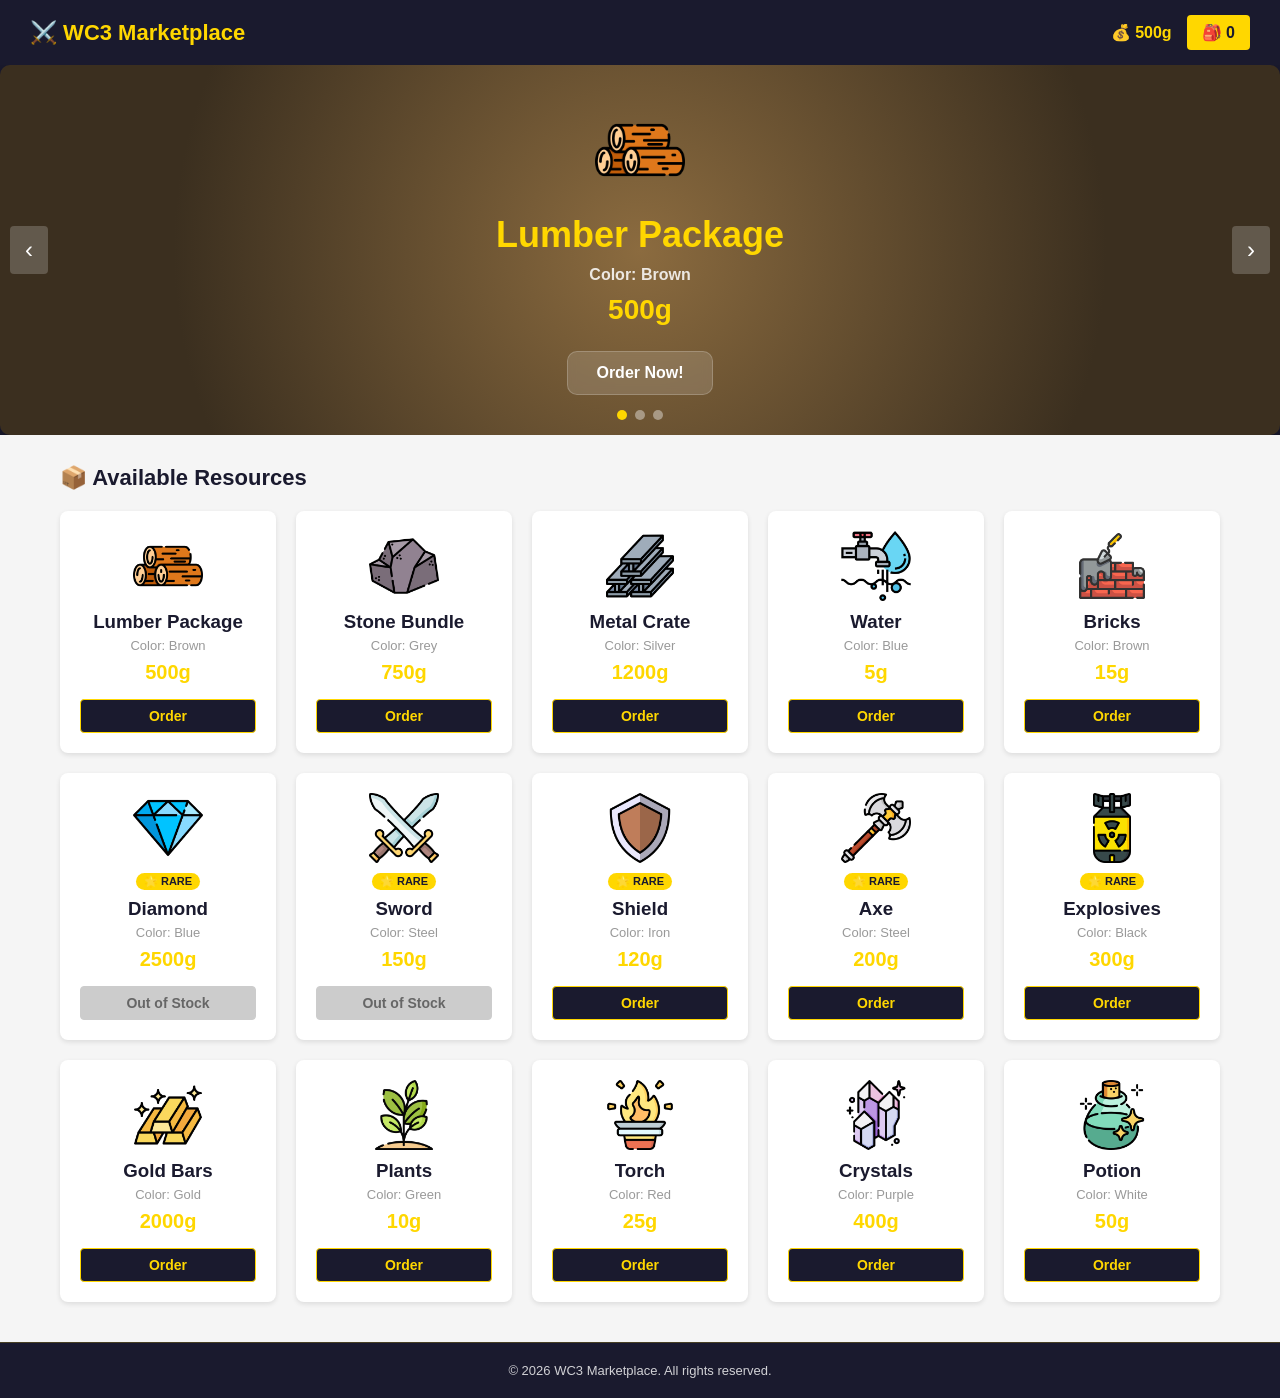
<file: FED Assessment/index.html>
<!DOCTYPE html>
<html lang="en">
    <head>
        <meta charset="UTF-8">
        <meta name="viewport" content="width=device-width, initial-scale=1.0">
        <title>WC3 Resource Marketplace</title>
        <link rel="stylesheet" href="style.css">
    </head>

    <body>
        <nav>
            <div id="nav-left">
                <h1>⚔️ WC3 Marketplace</h1>
            </div>
            <div id="nav-right">
                <span id="gold-display">💰 500g</span>
                <button id="cart-btn" onclick="toggleCart()">
                    🎒 <span id="cart-count">0</span>
                </button>
            </div>
        </nav>

        <section id="carousel">
            <button id="prev-btn" onclick="prevSlide()">&#8249;</button>

            <div class="slide active">
                <div class="slide-content">
                    <img src="images/lumber.png" class="slide-image" alt="Lumber Package">

                    <h2>Lumber Package</h2>
                    <p>Color: Brown</p>
                    <p class="slide-price">500g</p>

                    <button onclick="addToCart(1)">
                        Order Now!
                    </button>
                </div>
            </div>

            <div class="slide">
                <div class="slide-content">
                    <img src="images/stone.png" class="slide-image" alt="Stone Bundle">

                    <h2>Stone Bundle</h2>
                    <p>Color: Grey</p>
                    <p class="slide-price">750g</p>

                    <button onclick="addToCart(2)">
                        Order Now!
                    </button>
                </div>
            </div>

            <div class="slide">
                <div class="slide-content">
                    <img src="images/metal.png" class="slide-image" alt="Metal Crate">

                    <h2>Metal Crate</h2>
                    <p>Color: Silver</p>
                    <p class="slide-price">1200g</p>

                    <button onclick="addToCart(3)">
                        Order Now!
                    </button>
                </div>
            </div>

            <button id="next-btn" onclick="nextSlide()">&#8250;</button>

            <div id="carousel-dots">
                <span class="dot active" onclick="goToSlide(0)"></span>
                <span class="dot" onclick="goToSlide(1)"></span>
                <span class="dot" onclick="goToSlide(2)"></span>
            </div>
        </section>

        <section id="product-section">
            <h2>📦 Available Resources</h2>
            <div id="product-list"></div>
        </section>

        <div id="cart-modal" style="display:none">
            <div id="cart-content">
                <div id="cart-header">
                    <h2>🎒 Your Bag</h2>
                    <button id="close-cart" onclick="toggleCart()">✕</button>
                </div>

                <p>Number of items in cart: 
                    <span id="modal-count">0</span>
                </p>

                <div id="modal-items"></div>

                <div id="cart-footer">
                    <p>Total: <span id="modal-total">0g</span></p>
                    <button id="checkout-btn" onclick="checkout()">💰 Checkout</button>
                </div>
            </div>
        </div>

        <div id="overlay" style="display:none" onclick="toggleCart()"></div>

        <footer id="footer">
            <p>© 2026 WC3 Marketplace. All rights reserved.</p>
        </footer>

        <script src="script.js"></script>
    </body>
</html>
</file>
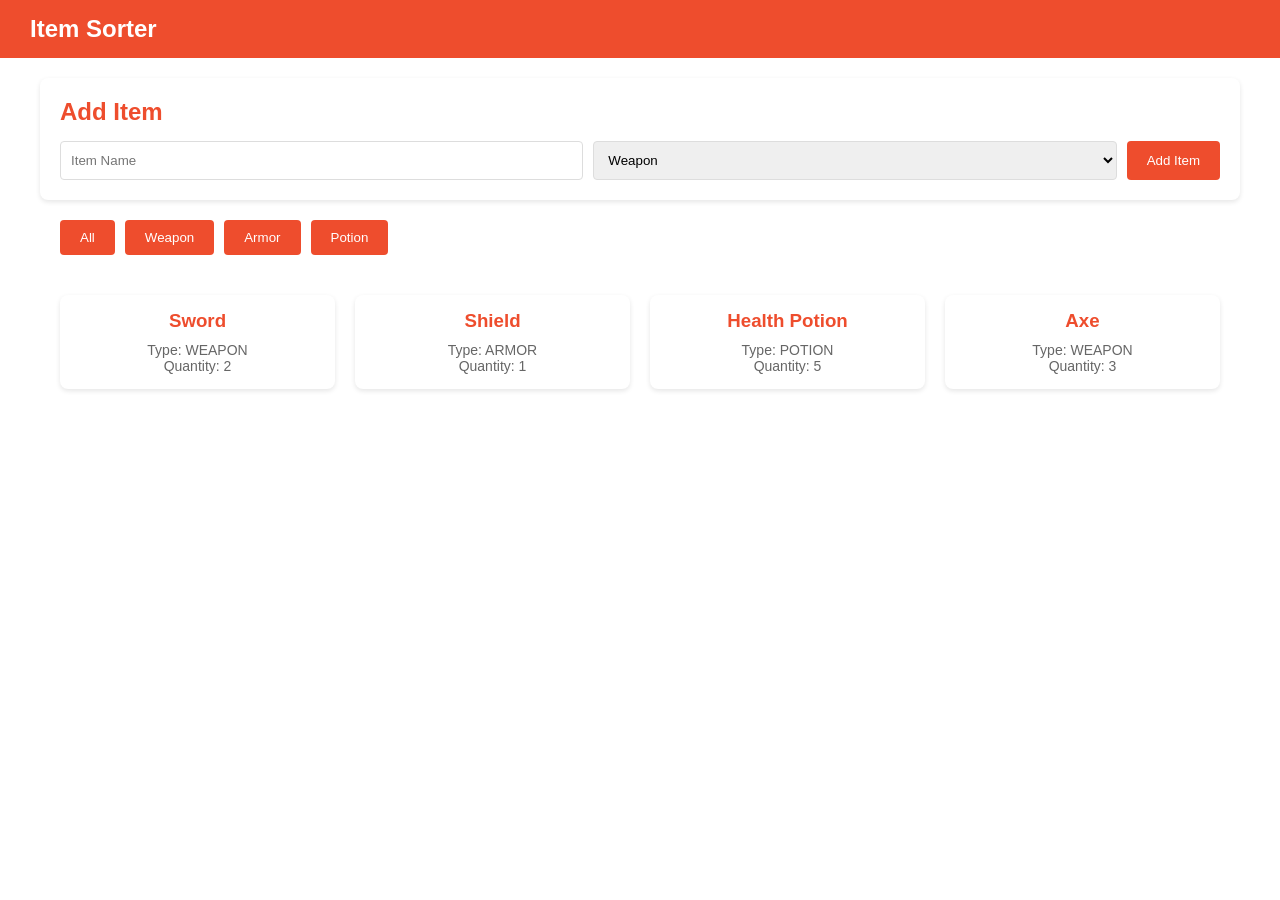
<file: FrontEndTestV0/index.html>
<!DOCTYPE html>
    <html lang="en">

    <head>
        <meta charset="UTF-8">
        <meta name="viewport" content="width=device-width, initial-scale=1.0">
        <title>HTML Test</title>
        <link rel="stylesheet" href="style.css">
    </head>

    <body>
        <nav>
            <h1>Item Sorter</h1>
        </nav>

        <section id="add-item-section">
            <h2>Add Item</h2>
            <form id="add-item-form">
                <input type="text" id="item-name" placeholder="Item Name">
                <select id="item-type">
                    <option value="WEAPON">Weapon</option>
                    <option value="ARMOR">Armor</option>
                    <option value="POTION">Potion</option>
                </select>
                <button type="submit">Add Item</button>
            </form>
        </section>

        <section id="filter-section">
            <button class="filter-btn" data-type="ALL">All</button>
            <button class="filter-btn" data-type="WEAPON">Weapon</button>
            <button class="filter-btn" data-type="ARMOR">Armor</button>
            <button class="filter-btn" data-type="POTION">Potion</button>
        </section>

        <section id="item-list">

        </section>

        <script src="script.js"></script>
    </body>
</html>
</file>
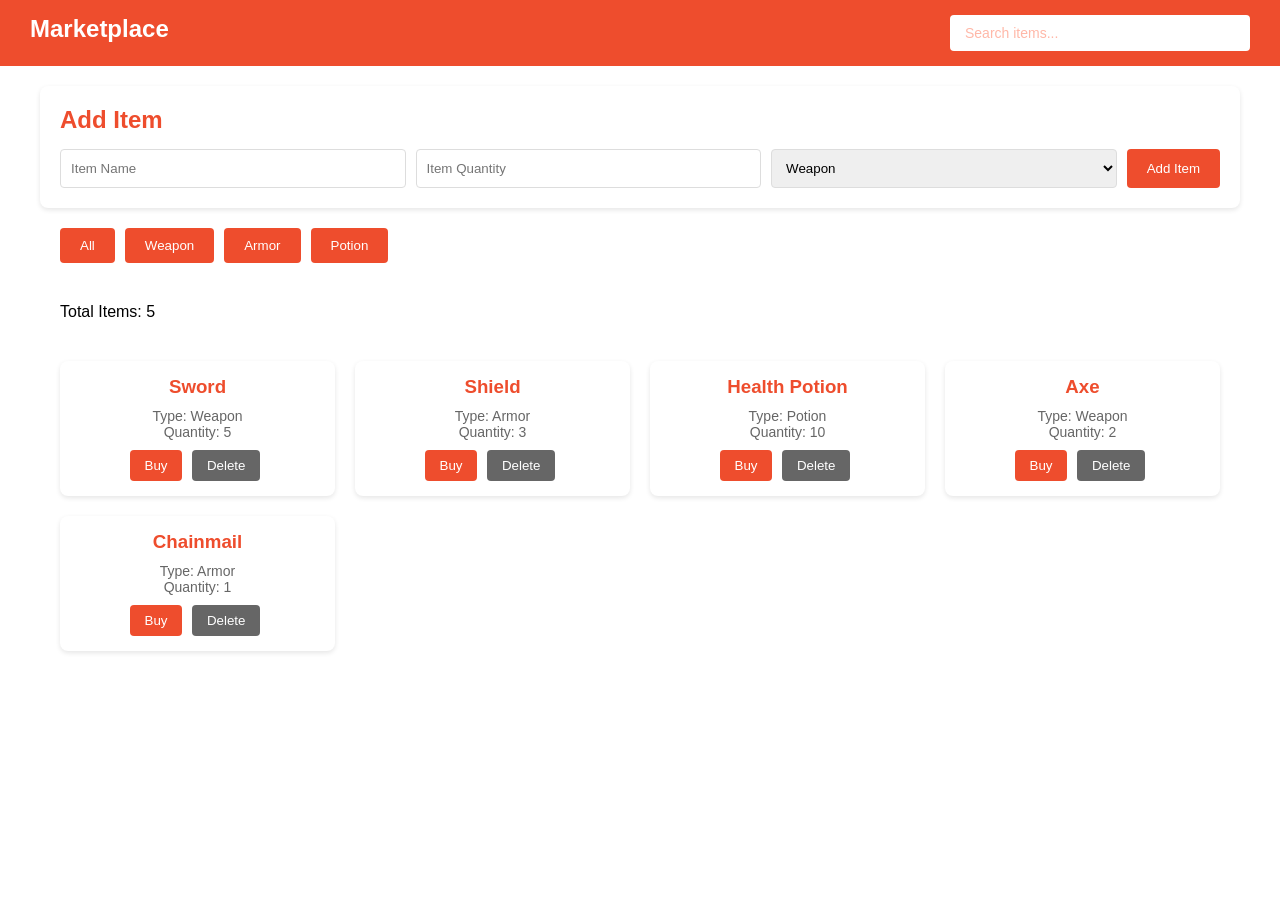
<file: FrontEndTestV1/index.html>
<!DOCTYPE html>
<html lang="en">
    <head>
        <meta charset="UTF-8">
        <meta name="viewport" content="width=device-width, initial-scale=1.0">
        <title>Marketplace</title>
        <link rel="stylesheet" href="style.css">
    </head>
    <body>

        <nav>
            <h1>Marketplace</h1>
            <input type="text" id="search-bar" placeholder="Search items...">
        </nav>

        <section id="add-item-section">
            <h2>Add Item</h2>
            <form id="add-item-form">
                <input type="text" id="item-name" placeholder="Item Name">
                <input type="number" id="item-quantity" placeholder="Item Quantity">
                <select id="item-type">
                    <option value="Weapon">Weapon</option>
                    <option value="Armor">Armor</option>
                    <option value="Potion">Potion</option>
                </select>
                <button type="submit">Add Item</button>
            </form>
        </section>

        <section id="filter-section">
            <button class="filter-btn" data-type="All">All</button>
            <button class="filter-btn" data-type="Weapon">Weapon</button>
            <button class="filter-btn" data-type="Armor">Armor</button>
            <button class="filter-btn" data-type="Potion">Potion</button>
        </section>

        <section id="count-section">
            <p>Total Items: <span id="item-count">0</span></p>
        </section>

        <section id="item-list">
            <p id="empty-message"></p>
        </section>
        
        <script src="script.js"></script>
    </body>
</html>
</file>
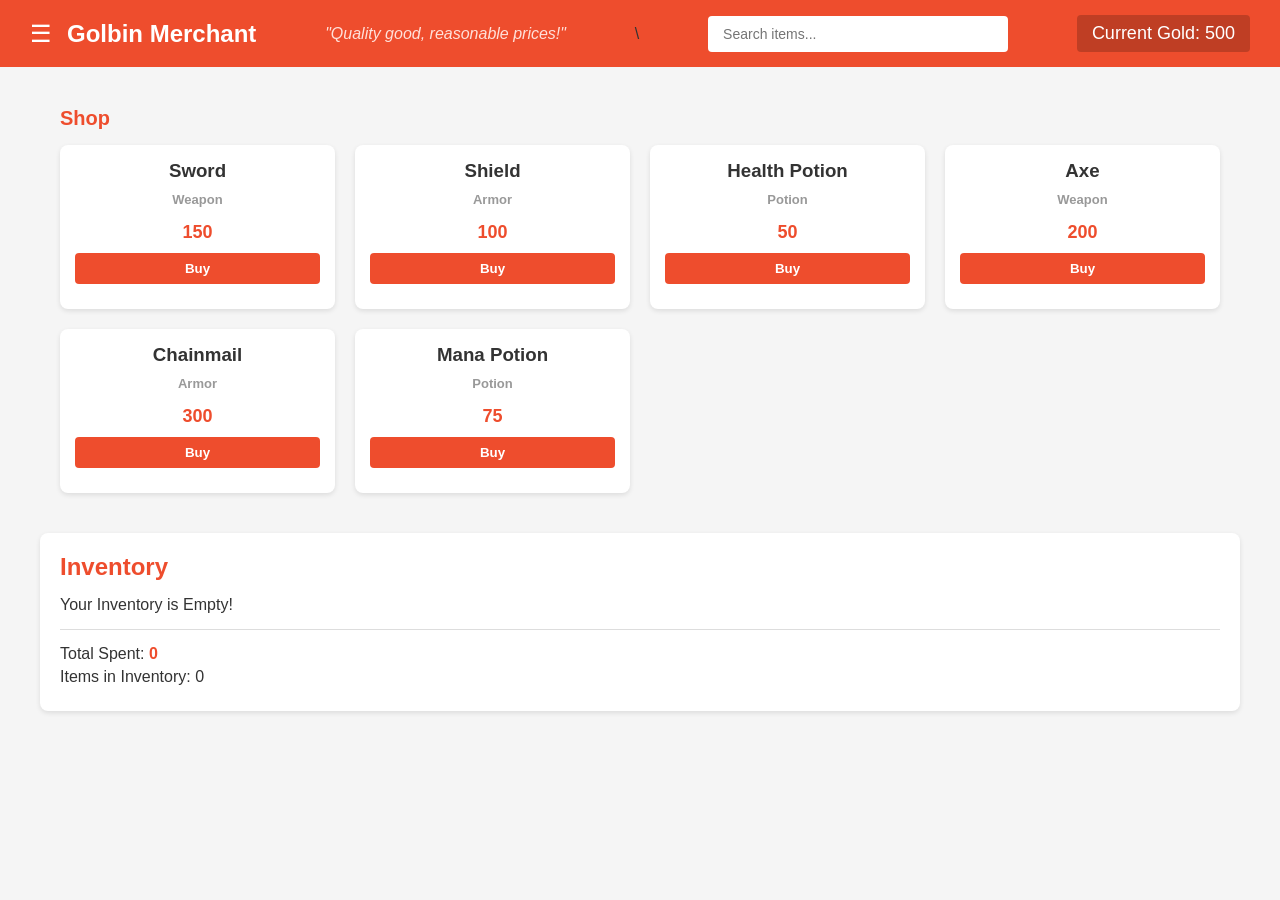
<file: FrontEndTestV2/index.html>
<!DOCTYPE html>
    <html lang="en">
        <head>
            <meta charset="UTF-8">
            <meta name="viewport" content="width=device-width, initial-scale=1.0">
            <title>Goblin Merchant</title>
            <link rel="stylesheet" href="style.css">
        </head>

    <body>
        
        <nav>
            <div id="nav-left">
                <button id="burger-btn">☰</button>
                <h1>Golbin Merchant</h1>
            </div>
            <p>"Quality good, reasonable prices!"</p>\
            <input type="text" id="search-bar" placeholder="Search items...">
            <span id="gold-display">Current Gold: 500</span>
        </nav>

        <div id="burger-menu">
            <ul>
                <li><a href="#">Home</a></li>
                <li><a href="#">Shop</a></li>
                <li><a href="#">Inventory</a></li>
                <li><a href="#">Search</a></li>
            </ul>
        </div>

        <section id="shop-section">
            <h2>Shop</h2>
            <div id="shop-items"></div>
        </section>

        <section id="inventory-section">
            <h2>Inventory</h2>
            <div id="inventory-items"></div>
            <div id="inventory-summary">
                <p>Total Spent: <span id="total-spent">0</span></p>
                <p>Items in Inventory: <span id="item-count">0</span></p>
            </div>
        </section>

        <script src="script.js"></script>
    </body>
</html>
</file>
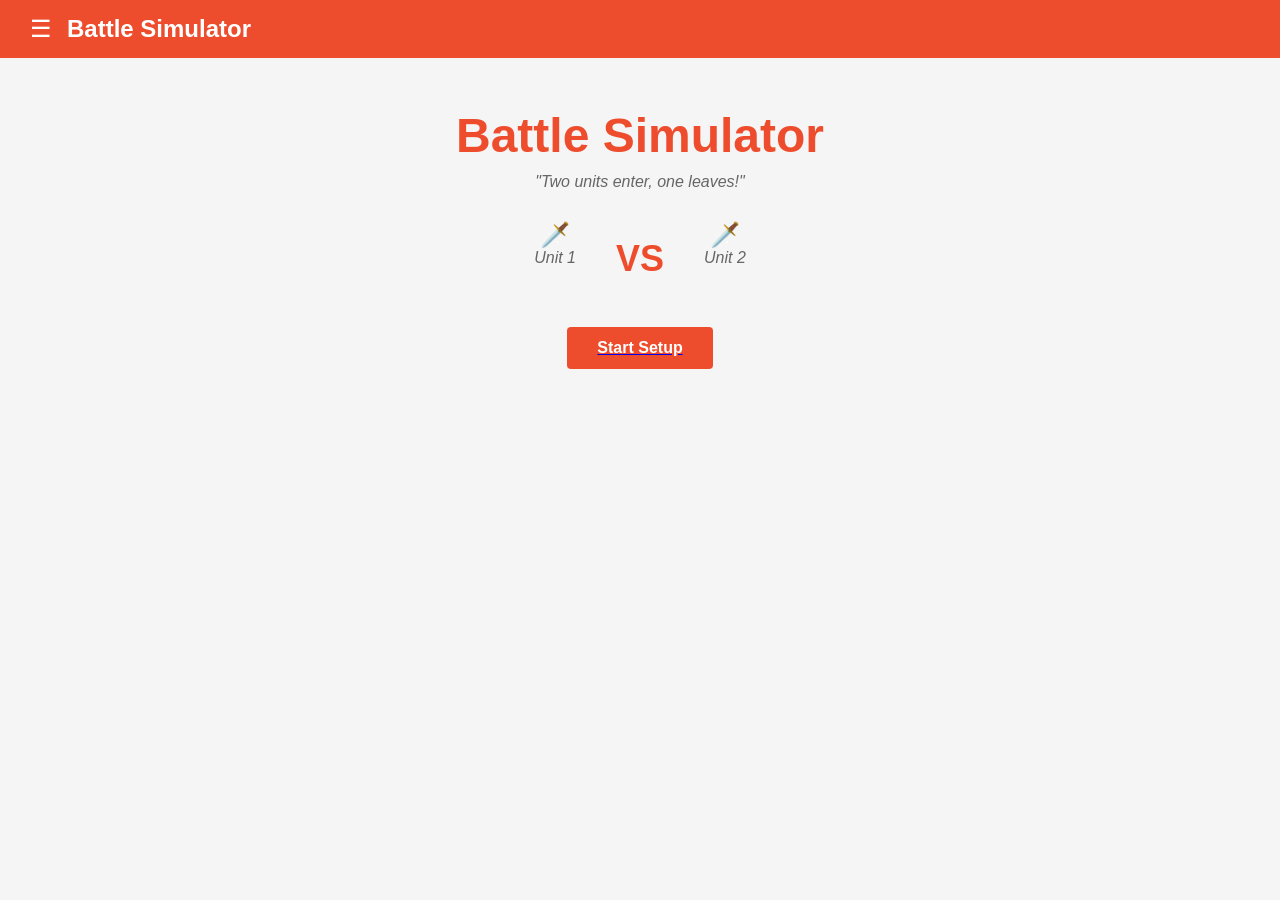
<file: FrontEndTestV3/index.html>
<!DOCTYPE html>
    <html lang="en">
    <head>
        <meta charset="UTF-8">
        <meta name="viewport" content="width=device-width, initial-scale=1.0">
        <title>Battle Simulator</title>
        <link rel="stylesheet" href="style.css">
    </head>

    <body>
        <nav>
            <div id="nav-left">
                <button id="burger-btn">☰</button>
                <h1>Battle Simulator</h1>
            </div>
        </nav>

        <div id="burger-menu">
            <ul>
                <li><a href="index.html">Home</a></li>
                <li><a href="./Setup/setup.html">Setup</a></li>
                <li><a href="./Battle/battle.html">Battle</a></li>
            </ul>
        </div>

        <main id="home-content">
            <h1>Battle Simulator</h1>
            <p>"Two units enter, one leaves!"</p>

            <div id="home-units">
                <div id="home-unit">
                    <h2>🗡️</h2>
                    <p>Unit 1</p>
                </div>
                
                <h2 id="vs-text">VS</h2>

                <div id="home-unit">
                    <h2>🗡️</h2>
                    <p>Unit 2</p>
                </div>
            </div>

            <a href="./Setup/setup.html">
                <button id="start-btn">Start Setup</button>
            </a>
        </main>

        <script src="script.js"></script>
    </body>
</html>
</file>
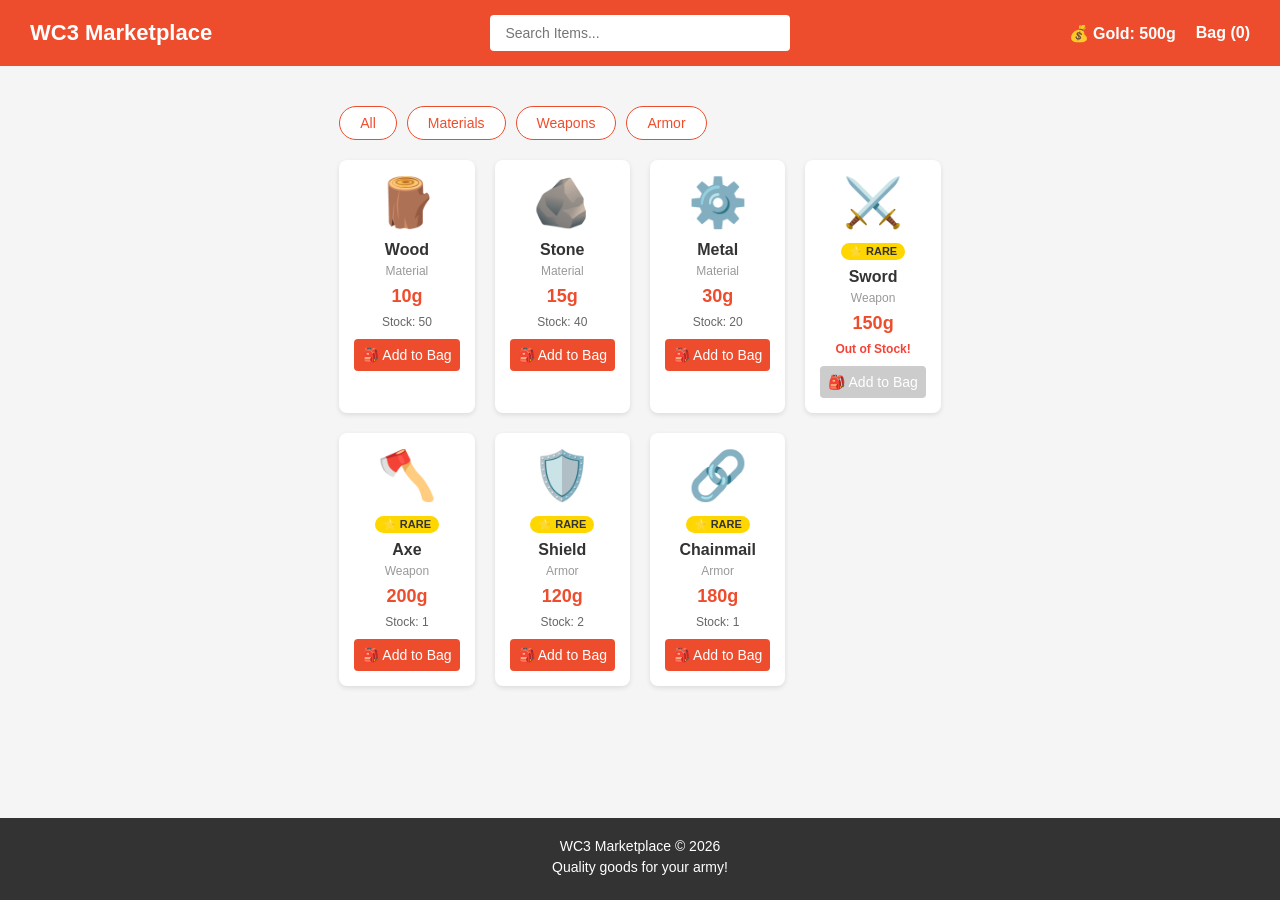
<file: FrontEndTestV4/index.html>
<!DOCTYPE html>
    <html lang="en">
    <head>
        <meta charset="UTF-8">
        <meta name="viewport" content="width=device-width, initial-scale=1.0">
        <title>WC3 Marketplace</title>
        <link rel="stylesheet" href="style.css">
    </head>

    <body>
        <nav>
            <div id="nav-left">
                <h1>WC3 Marketplace</h1>
            </div>
            <input type="text" id="search-bar" placeholder="Search Items...">
            <div id="nav-right">
                <span id="gold-display">Gold: 500g</span>
                <a href="Cart/cart.html">
                    Bag (<span id="cart-count">0</span>)
                </a>
            </div>
        </nav>

        <main>
            <section id="filter-section">
                <button class="filter-btn" data-category="All">All</button>
                <button class="filter-btn" data-category="Material">Materials</button>
                <button class="filter-btn" data-category="Weapon">Weapons</button>
                <button class="filter-btn" data-category="Armor">Armor</button>
            </section>

            <section id="product-grid"></section>
        </main>

        <footer>
            <p>WC3 Marketplace © 2026</p>
            <p>Quality goods for your army!</p>
        </footer>

        <script src="script.js"></script>
    </body>
</html>
</file>
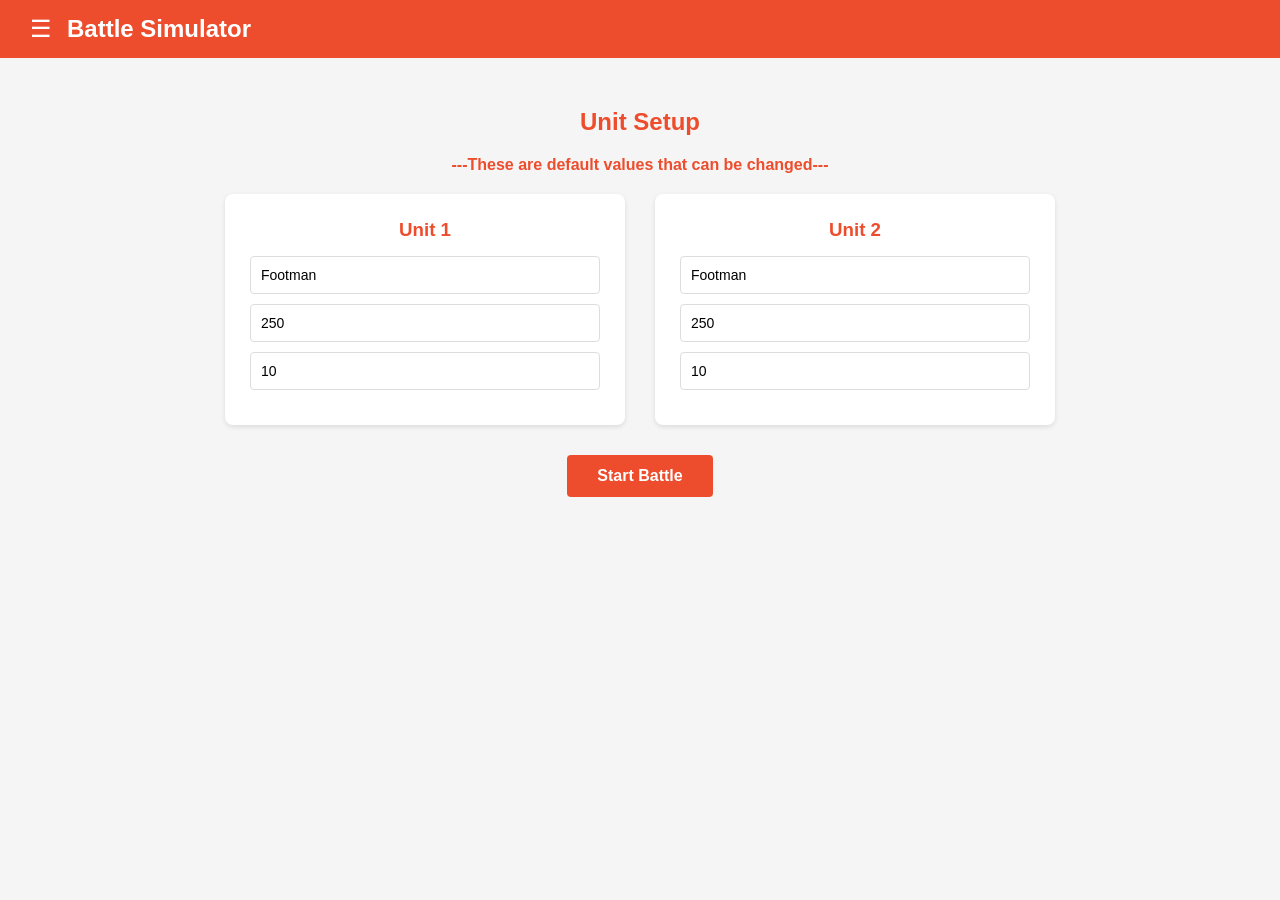
<file: FrontEndTestV3/Battle/battle.html>
<!DOCTYPE html>
    <html lang="en">
    <head>
        <meta charset="UTF-8">
        <meta name="viewport" content="width=device-width, initial-scale=1.0">
        <title>Battle Simulator - Battle</title>
        <link rel="stylesheet" href="../style.css">
    </head>

    <body>
        <nav>
            <div id="nav-left">
                <button id="burger-btn">☰</button>
                <h1>Battle Simulator</h1>
            </div>
        </nav>

        <div id="burger-menu">
            <ul>
                <li><a href="../index.html">Home</a></li>
                <li><a href="../Setup/setup.html">Setup</a></li>
                <li><a href="../Battle/battle.html">Battle</a></li>
            </ul>
        </div>

        <main id="battle-content">
            <h2>Battle!</h2>

            <div id="battle-arena">
                <div id="unit-display">
                    <h3 id="b-unit1-name">Unit 1</h3>
                    <p id="b-unit1-hp">250</p>
                    <div class="health-bar-container">
                        <div class="health-bar" id="b-unit1-bar"></div>
                    </div>
                    <p id="b-unit1-dmg">10</p>
                </div>

                <h2 id="vs-test">VS</h2>
                
                <div id="unit-display">
                    <h3 id="b-unit2-name">Unit 2</h3>
                    <p id="b-unit2-hp">250</p>
                    <div class="health-bar-container">
                        <div class="health-bar" id="b-unit2-bar"></div>
                    </div>
                    <p id="b-unit2-dmg">10</p>
                </div>
            </div>

            <button id="attack-btn" onclick="attack()">
                Attack!
            </button>

            <div id="winner-display" style="display:none">
                <h2 id="winner-text">Winner!</h2>
                <button onclick="window.location.href='../Setup/setup.html'">
                    Play Again?
                </button>
            </div>

            <div id="battle-log">
                <h3>Battle Logs</h3>
                <div id="log-entries"></div>
            </div>
        </main>

        <script src="battle.js"></script>
    </body>
</html>
</file>
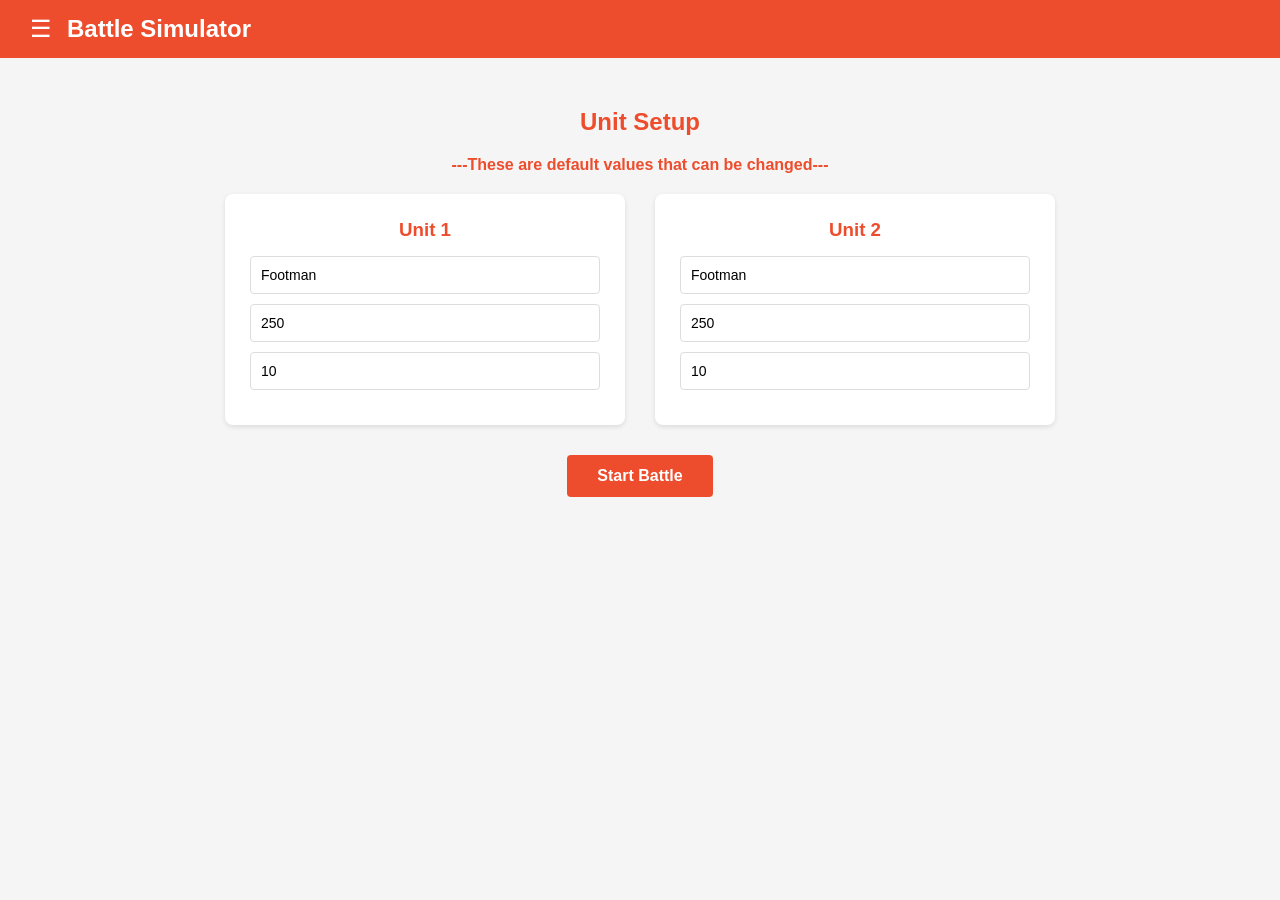
<file: FrontEndTestV3/Setup/setup.html>
<!DOCTYPE html>
    <html lang="en">
    <head>
        <meta charset="UTF-8">
        <meta name="viewport" content="width=device-width, initial-scale=1.0">
        <title>Battle Simulator - Setup</title>
        <link rel="stylesheet" href="../style.css">
    </head>

    <body>
        <nav>
            <div id="nav-left">
                <button id="burger-btn">☰</button>
                <h1>Battle Simulator</h1>
            </div>
        </nav>

        <div id="burger-menu">
            <ul>
                <li><a href="../index.html">Home</a></li>
                <li><a href="../Setup/setup.html">Setup</a></li>
                <li><a href="../Battle/battle.html">Battle</a></li>
            </ul>
        </div>

        <main id="setup-content">
            <h2>Unit Setup</h2>
            <h4>---These are default values that can be changed---</h4>

            <div id="setup-forms">
                <div class="unit-form">
                    <h3>Unit 1</h3>
                    <input type="text" id="unit1-name" placeholder="Name" value="Footman">
                    <input type="text" id="unit1-hp" placeholder="Health" value="250">
                    <input type="text" id="unit1-dmg" placeholder="Damage" value="10">
                </div>

                <div class="unit-form">
                    <h3>Unit 2</h3>
                    <input type="text" id="unit2-name" placeholder="Name" value="Footman">
                    <input type="text" id="unit2-hp" placeholder="Health" value="250">
                    <input type="text" id="unit2-dmg" placeholder="Damage" value="10">
                </div>
            </div>

            <button id="start-btn" onclick="saveAndStart()">
                Start Battle
            </button>

        </main>

        <script src="setup.js"></script>
    </body>
</html>
</file>
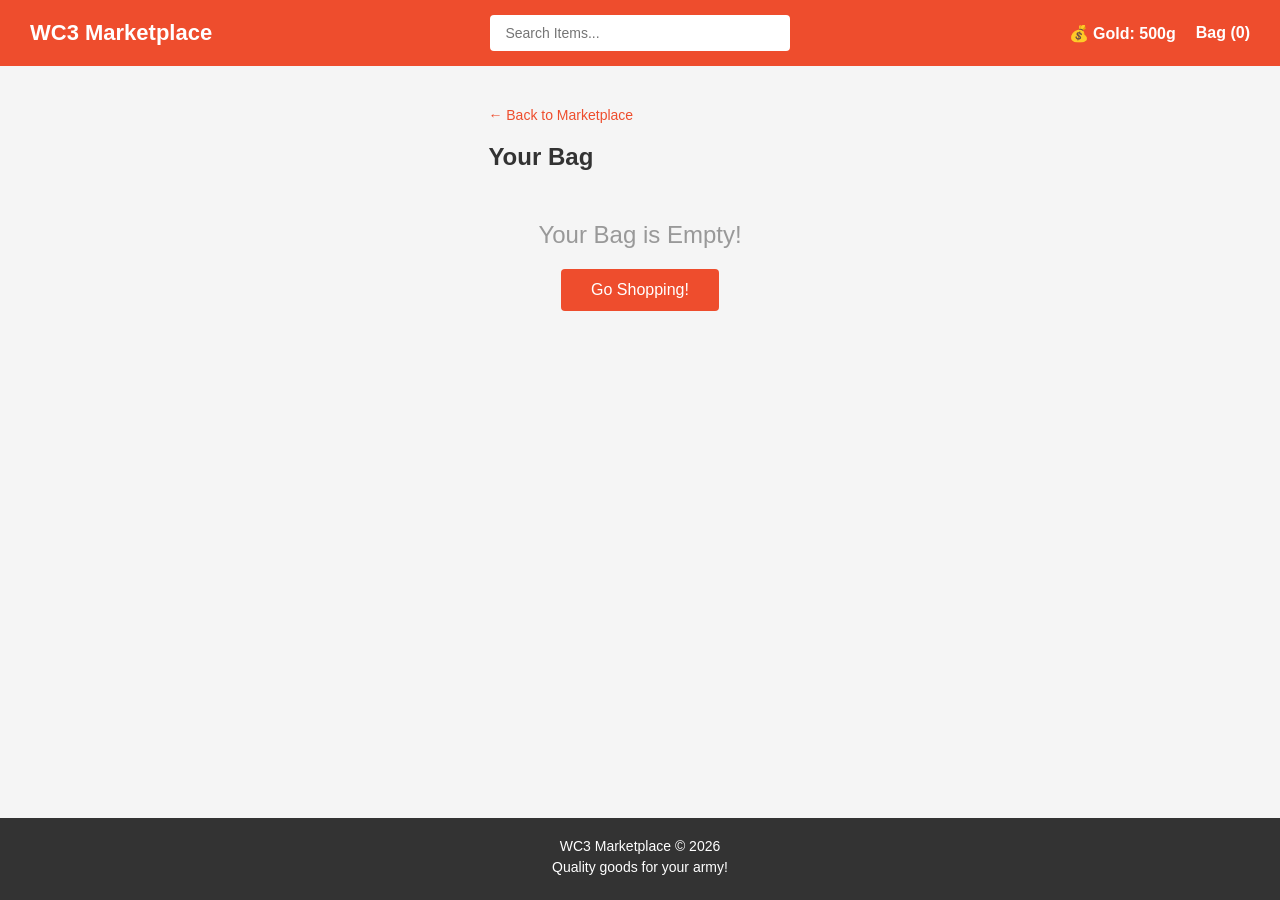
<file: FrontEndTestV4/Cart/cart.html>
<!DOCTYPE html>
    <html lang="en">
    <head>
        <meta charset="UTF-8">
        <meta name="viewport" content="width=device-width, initial-scale=1.0">
        <title>WC3 Marketplace - Cart</title>
        <link rel="stylesheet" href="../style.css">
    </head>

    <body>
        <nav>
            <div id="nav-left">
                <h1>WC3 Marketplace</h1>
            </div>
            <input type="text" id="search-bar" placeholder="Search Items...">
            <div id="nav-right">
                <span id="gold-display">Gold: 500g</span>
                <a href="../Cart/cart.html">
                    Bag (<span id="cart-count">0</span>)
                </a>
            </div>
        </nav>

        <main>
            <a href="../index.html" id="back-btn">
                ← Back to Marketplace
            </a>

            <h2>Your Bag</h2>
            <section id="cart-section">
                <div id="cart-items"></div>
                <div id="cart-summary">
                    <h3>Order Summary</h3>
                    <p>Items: <span id="summary-count">0</span></p>
                    <p>Price: <span id="summary-total">0g</span></p>
                    <p>Your Gold: <span id="summary-gold">500g</span></p>

                    <button id="checkout-btn" onclick="checkout()">Purchase</button>
                    <a href="../index.html">
                        <button id="continue-btn">
                            ← Continue Shopping
                        </button>
                    </a>
                </div>
            </section>

            <div id="empty-cart" style="display: none">
                <p>Your Bag is Empty!</p>
                <a href="../index.html">
                    <button>Go Shopping!</button>
                </a>
            </div>
        </main>

        <footer>
            <p>WC3 Marketplace © 2026</p>
            <p>Quality goods for your army!</p>
        </footer>

        <script src="cart.js"></script>
    </body>
</html>
</file>
<file: FED Assessment/style.css>
* {
    margin: 0;
    padding: 0;
    box-sizing: border-box;
    font-family: Arial, Helvetica, sans-serif;
}

body {
    background-color: #f5f5f5;
    color: #333;
    scroll-behavior: smooth;
}

nav {
    background-color: #1a1a2e;
    padding: 15px 30px;
    display: flex;
    justify-content: space-between;
    align-items: center;
    position: sticky;
    top: 0;
    z-index: 100;
}

#footer {
    background-color: #1a1a2e;
    color: rgba(255, 255, 255, 0.8);
    text-align: center;
    padding: 20px;
    margin-top: 40px;
    font-size: 13px;
    border-top: 1px solid rgba(255, 215, 0, 0.2);
}

#nav-left h1 {
    color: #ffd700;
    font-size: 22px;
}

#nav-right {
    display: flex;
    align-items: center;
    gap: 15px;
}

#gold-display {
    color: #ffd700;
    font-weight: bold;
}

#cart-btn {
    background-color: #ffd700;
    color: #1a1a2e;
    border: none;
    padding: 8px 15px;
    border-radius: 4px;
    cursor: pointer;
    font-size: 16px;
    font-weight: bold;
}

#cart-btn:hover {
    background-color: #ffaa00;
    transform: scale(1.05);
}

#carousel {
    position: relative;
    background-color: #1a1a2e;
    overflow: hidden;
    height: auto;
    display: flex;
    align-items: center;
    justify-content: center;
}

.slide {
    display: none;
    width: 100%;
    text-align: center;
    padding: 40px;
    border-radius: 10px;
    color: white;
    box-shadow: 0 10px 25px rgba(0,0,0,0.3);
    transition: all 0.4s ease;
}

.slide.active {
    display: block;
}

.slide-image {
    width: 90px;
    height: 90px;
    object-fit: contain;
    margin-bottom: 15px;
}

.slide-content h2 {
    color: #ffd700;
    font-size: 36px;
    margin-bottom: 10px;
}

.slide-content p {
    color: rgba(255,255,255,0.85);
    margin-bottom: 10px;
    font-size: 16px;
    font-weight: bold;
}

.slide-price {
    color: #ffd700 !important;
    font-size: 28px !important;
    font-weight: bold;
}

.slide-content button {
    padding: 12px 28px;
    background: rgba(255,255,255,0.15);
    color: white;
    border: 1px solid rgba(255,255,255,0.2);
    border-radius: 10px;
    cursor: pointer;
    font-size: 16px;
    font-weight: bold;
    margin-top: 15px;
    transition: all 0.3s ease;
    backdrop-filter: blur(4px);
}

.slide-content button:hover {
    background-color: #ffaa00;
    transform: scale(1.05);
}

/* Lumber */
.slide:nth-child(2) {
    background: radial-gradient(circle, #8b6b3f 0%, #3b2f1f 70%);
}

/* Stone */
.slide:nth-child(3) {
    background: radial-gradient(circle, #8a8a8a 0%, #434343 70%);
}

/* Metal */
.slide:nth-child(4) {
    background: radial-gradient(circle, #c0c7d1 0%, #4b5563 70%);
}

#prev-btn, #next-btn {
    position: absolute;
    top: 50%;
    transform: translateY(-50%);
    background-color: rgba(255,255,255,0.2);
    color: white;
    border: none;
    padding: 10px 15px;
    cursor: pointer;
    font-size: 24px;
    border-radius: 4px;
    z-index: 10;
}

#prev-btn { left: 10px; }
#next-btn { right: 10px; }

#prev-btn:hover, #next-btn:hover {
    background-color: rgba(255,255,255,0.4);
}

#carousel-dots {
    position: absolute;
    bottom: 15px;
    left: 50%;
    transform: translateX(-50%);
    display: flex;
    gap: 8px;
}

.dot {
    width: 10px;
    height: 10px;
    background-color: rgba(255,255,255,0.4);
    border-radius: 50%;
    cursor: pointer;
}

.dot.active {
    background-color: #ffd700;
}

#product-section {
    max-width: 1200px;
    margin: 30px auto;
    padding: 0 20px;
}

#product-section h2 {
    color: #1a1a2e;
    margin-bottom: 20px;
    font-size: 22px;
}

#product-list {
    display: flex;
    flex-wrap: wrap;
    gap: 20px;
}

.product-card {
    background-color: white;
    border-radius: 8px;
    padding: 20px;
    box-shadow: 0 2px 5px rgba(0,0,0,0.1);
    text-align: center;
    flex: 1 1 200px;
    max-width: 250px;
    transition: transform 0.2s;

    display: flex;
    flex-direction: column;
    align-items: center;
}

.product-card:hover {
    transform: translateY(-5px) scale(1.05);
    box-shadow: 0 5px 15px rgba(0,0,0,0.2);
}

.product-icon {
    font-size: 48px;
    margin-bottom: 10px;
}

.product-image {
    width: 70px;
    height: 70px;
    object-fit: contain;
    margin-bottom: 10px;
}

.product-card h3 {
    color: #1a1a2e;
    margin-bottom: 5px;
}

.product-color {
    color: #999;
    font-size: 13px;
    margin-bottom: 8px;
}

.product-price {
    color: #ffd700;
    font-weight: bold;
    font-size: 20px;
    margin-bottom: 15px;
}

.rare-badge {
    background-color: #ffd700;
    color: #1a1a2e;
    font-size: 11px;
    padding: 2px 8px;
    border-radius: 10px;
    font-weight: bold;
    display: inline-block;
    margin-bottom: 8px;
}

.order-btn {
    width: 100%;
    padding: 8px;
    background-color: #1a1a2e;
    color: #ffd700;
    border: 1px solid #ffd700;
    border-radius: 4px;
    cursor: pointer;
    font-size: 14px;
    font-weight: bold;
}

.order-btn:hover {
    background-color: #ffd700;
    color: #1a1a2e;
    transform: scale(1.05);
}

.order-btn:disabled {
    background-color: #ccc;
    color: #666;
    border-color: #ccc;
    cursor: not-allowed;
}

#overlay {
    position: fixed;
    top: 0;
    left: 0;
    width: 100%;
    height: 100%;
    background-color: rgba(0,0,0,0.5);
    z-index: 200;
}

#cart-modal {
    position: fixed;
    top: 50%;
    left: 50%;
    transform: translate(-50%, -50%);
    background-color: white;
    border-radius: 8px;
    padding: 25px;
    width: 90%;
    max-width: 600px;
    max-height: 80vh;
    overflow-y: auto;
    z-index: 300;
    box-shadow: 0 10px 30px rgba(0,0,0,0.3);
}

#cart-header {
    display: flex;
    justify-content: space-between;
    align-items: center;
    margin-bottom: 15px;
    padding-bottom: 15px;
    border-bottom: 1px solid #ddd;
}

#cart-header h2 {
    color: #1a1a2e;
}

#close-cart {
    background: none;
    border: none;
    font-size: 20px;
    cursor: pointer;
    color: #999;
}

#close-cart:hover {
    color: #333;
    transform: scale(1.05);
}

#modal-items {
    margin: 15px 0;
}

.cart-item {
    display: flex;
    align-items: center;
    gap: 15px;
    padding: 10px 0;
    border-bottom: 1px solid #f5f5f5;
}

.cart-item-icon {
    font-size: 30px;
}

.cart-item-icon img {
    width: 40px;
    height: 40px;
    object-fit: contain;
}

.cart-item-info {
    flex: 1;
}

.cart-item-info h3 {
    font-size: 16px;
    margin-bottom: 3px;
}

.cart-item-info p {
    color: #999;
    font-size: 13px;
}

.qty-controls {
    display: flex;
    align-items: center;
    gap: 8px;
}

.qty-controls button {
    width: 28px;
    height: 28px;
    background-color: #1a1a2e;
    color: #ffd700;
    border: none;
    border-radius: 4px;
    cursor: pointer;
    font-size: 16px;
}

.qty-controls span {
    font-weight: bold;
    min-width: 20px;
    text-align: center;
}

.cart-item-price {
    color: #ffd700;
    font-weight: bold;
    font-size: 16px;
    min-width: 60px;
    text-align: right;
}

#cart-footer {
    border-top: 1px solid #ddd;
    padding-top: 15px;
    display: flex;
    justify-content: space-between;
    align-items: center;
    margin-top: 10px;
}

#modal-total {
    color: #ffd700;
    font-weight: bold;
    font-size: 20px;
}

#checkout-btn {
    padding: 10px 25px;
    background-color: #1a1a2e;
    color: #ffd700;
    border: 1px solid #ffd700;
    border-radius: 4px;
    cursor: pointer;
    font-size: 16px;
    font-weight: bold;
}

#checkout-btn:hover {
    background-color: #ffd700;
    color: #1a1a2e;
    transform: scale(1.05);
}

#empty-cart-msg {
    text-align: center;
    color: #999;
    padding: 20px;
    font-size: 16px;
}

@media (max-width: 768px) {
    nav {
        padding: 10px 15px;
    }

    #nav-left h1 {
        font-size: 16px;
    }

    #carousel {
        height: 250px;
    }

    .slide-content h2 {
        font-size: 24px;
    }

    #product-list {
        justify-content: center;
    }

    .product-card {
        flex: 1 1 150px;
        max-width: 180px;
    }

    #cart-modal {
        width: 95%;
        padding: 15px;
    }
}

@media (max-width: 480px) {
    #nav-left h1 {
        font-size: 14px;
    }

    #carousel {
        height: 320px;
    }

    .slide-image {
        width: 60px;
        height: 60px;
    }

    .slide-content h2 {
        font-size: 20px;
    }

    .product-card {
        flex: 1 1 130px;
        max-width: 160px;
    }

    #cart-footer {
        flex-direction: column;
        gap: 10px;
    }

    #checkout-btn {
        width: 100%;
    }
}
</file>
<file: FrontEndTestV0/style.css>
* {
    margin: 0;
    padding: 0;
    box-sizing: border-box;
    font-family: Arial, Helvetica, sans-serif;
}

nav {
    background-color: #ee4d2d;
    padding: 15px 30px;
    display: flex;
    justify-content: space-between;
    align-items: center;
}

nav h1 {
    color: white;
    font-size: 24px;
}

main, section {
    max-width: 1200px;
    margin: 0 auto;
    padding: 20px;
}

#add-item-section {
    background-color: white;
    padding: 20px;
    margin: 20px auto;
    border-radius: 8px;
    box-shadow: 0 2px 5px rgba(0, 0, 0, 0.1);
    max-width: 1200px;
}

#add-item-section h2 {
    margin-bottom: 15px;
    color: #ee4d2d;
}

#add-item-form {
    display: flex;
    gap: 10px;
}

#add-item-form input,
#add-item-form select {
    padding: 10px;
    border: 1px solid #ddd;
    border-radius: 4px;
    flex: 1;
}

#add-item-form button {
    padding: 10px 20px;
    background-color: #ee4d2d;
    color: white;
    border: none;
    border-radius: 4px;
    cursor: pointer;
}

#add-item-form button:hover {
    background-color: #d43f1f;
}

#filter-section {
    display: flex;
    gap: 10px;
    margin: 20px auto;
    max-width: 1200px;
    padding: 0 20px;

}

.filter-btn {
    padding: 10px 20px;
    background-color: #ee4d2d;
    color: white;
    border: none;
    border-radius: 4px;
    cursor: pointer;
}

.filter-btn:hover {
    background-color: #d43f1f;
}

#item-list {
    display: grid;
    grid-template-columns: repeat(4, 1fr);
    gap: 20px;
    max-width: 1200px;
    margin: 0 auto;
    padding: 20px;
}

.item-card {
    background-color: white;
    border-radius: 8px;
    padding: 15px;
    box-shadow: 0 2px 5px rgba(0, 0, 0, 0.1);
    text-align: center;
}

.item-card h3 {
    color: #ee4d2d;
    margin-bottom: 10px;
}

.item-card p {
    color: #666;
    font-size: 14px;
}
</file>
<file: FrontEndTestV1/style.css>
* {
    margin: 0;
    padding: 0;
    box-sizing: border-box;
    font-family: Arial, Helvetica, sans-serif;
}

nav {
    background-color: #ee4d2d;
    padding: 15px 30px;
    display: flex;  
    justify-content: space-between;
    align-items: cengter;
    position:sticky;
    top: 0;
    z-index: 100;
}

nav h1 {
    color: white;
    font-size: 24px;
}

main, section {
    max-width: 1200px;
    margin: 0 auto;
    padding: 20px;
}

#add-item-section {
    background-color: white;
    padding: 20px;
    margin: 20px auto;
    border-radius: 8px;
    box-shadow: 0 2px 5px rgba(0, 0, 0, 0.1);
    max-width: 1200px;
}

#add-item-section h2 {
    margin-bottom: 15px;
    color: #ee4d2d;
}

#add-item-form {
    display: flex;
    gap: 10px;
}

#add-item-form input,
#add-item-form select {
    padding: 10px;
    border: 1px solid #ddd;
    border-radius: 4px;
    flex: 1;
}

#add-item-form button {
    padding: 10px 20px;
    background-color: #ee4d2d;
    color: white;
    border: none;
    border-radius: 4px;
    cursor: pointer;
}

#add-item-form button:hover {
    background-color: #d43f1f;
}

#filter-section {
    display: flex;
    gap: 10px;
    margin: 20px auto;
    max-width: 1200px;
    padding: 0 20px;

}

.filter-btn {
    padding: 10px 20px;
    background-color: #ee4d2d;
    color: white;
    border: none;
    border-radius: 4px;
    cursor: pointer;
}

.filter-btn:hover {
    background-color: #d43f1f;
}

#item-list {
    display: grid;
    grid-template-columns: repeat(4, 1fr);
    gap: 20px;
    max-width: 1200px;
    margin: 0 auto;
    padding: 20px;
}

.item-card {
    background-color: white;
    border-radius: 8px;
    padding: 15px;
    box-shadow: 0 2px 5px rgba(0, 0, 0, 0.1);
    text-align: center;
}

.item-card h3 {
    color: #ee4d2d;
    margin-bottom: 10px;
}

.item-card p {
    color: #666;
    font-size: 14px;
}

.buy-btn {
    padding: 8px 15px;
    background-color: #ee4d2d;
    color: white;
    border: none;
    border-radius: 4px;
    cursor: pointer;
    margin-top: 10px;
    margin-right: 5px;
}

.buy-btn:hover {
    background-color: #d43f1f;
}

.delete-btn {
    padding: 8px 15px;
    background-color: #666;
    color: white;
    border: none;
    border-radius: 4px;
    cursor: pointer;
    margin-top: 10px;
    margin-right: 5px;
}

.delete-btn:hover {
    background-color: #444;
}

#search-bar {
    padding: 10px 15px;
    border: none;
    border-radius: 4px;
    width: 300px;
    font-size: 14px;
    outline: none;
}

#search-bar::placeholder {
    color: #ffb8a8;
}
</file>
<file: FrontEndTestV2/style.css>
* {
    margin: 0;
    padding: 0;
    box-sizing: border-box;
    font-family: Arial, Helvetica, sans-serif;
}

body {
    background-color: #f5f5f5;
    color: #333;
}

nav {
    background-color: #ee4d2d;
    padding: 15px 30px;
    display: flex;
    justify-content: space-between;
    align-items: center;
    position: sticky;
    top: 0;
    z-index: 100;
}

nav h1 {
    color: white;
    font-size: 24px;
}

nav p {
    color: #ffe0d9;
    font-style: italic;
}

#nav-left {
    display: flex;
    align-items: center;
    gap: 15px;
}

#burger-btn {
    background: none;
    border: none;
    color: white;
    font-size: 24px;
    cursor: pointer;
}

#burger-menu {
    display: none;
    position: fixed;
    top: 60px;
    left: 0;
    background-color: white;
    width: 250px;
    height: 100%;
    box-shadow: 2px 0 10px rgba(0,0,0,0.2);
    z-index: 99;
    padding: 20px;
}

#burger-menu ul {
    list-style: none;
}

#burger-menu ul li {
    padding: 15px 0;
    border-bottom: 1px solid #ddd;
}

#burger-menu ul li a {
    text-decoration: none;
    color: #333;
    font-size: 16px;
}

#burger-menu ul li a:hover {
    color: #ee4d2d;
}

#burger-menu.active {
    display: block;
}

#search-bar {
    padding: 10px 15px;
    border: none;
    border-radius: 4px;
    width: 300px;
    font-size: 14px;
    outline: none;
}

#gold-display {
    color: white;
    font-size: 18px;
    font-style: bold;
    background-color: rgba(0, 0, 0, 0.2);
    padding: 8px 15px;
    border-radius: 4px;
}

#shop-section {
    max-width: 1200px;
    margin: 20px auto;
    padding: 20px;
}

#shop-section h2 {
    color: #ee4d2d;
    margin-bottom: 15px;
    font-size: 20px;
}

#shop-items {
    display: grid;
    grid-template-columns: repeat(4, 1fr);
    gap: 20px;
}

.shop-card {
    background-color: white;
    border-radius: 8px;
    padding: 15px;
    text-align: center;
    box-shadow: 0 2px 5px rgba(0, 0, 0, 0.1);
    transition: transform 0.2s;
}

.shop-card:hover {
    transform: translateX(-5px);
    box-shadow: 0 5px 15px rgba(0, 0, 0, 0.2);
}

.shop-card h3 {
    color: #333;
    margin-bottom: 10px;
}

.shop-card .item-price {
    color: #ee4d2d;
    font-weight: bold;
    font-size: 18px;
    margin-bottom: 10px;
}

.shop-card .item-type {
    color: #999;
    font-size: 13px;
    margin-bottom: 15px;
}

#inventory-section {
    max-width: 1200px;
    margin: 20px auto;
    padding: 20px;
    background-color: white;
    border-radius: 8px;
    box-shadow: 0 2px 5px rgba(0, 0, 0, 0.1);
}

#inventory-section h2 {
    color: #ee4d2d;
    margin-bottom: 15px;
}

#inventory-items {
    display: grid;
    grid-template-columns: repeat(4, 1fr);
    gap: 20px;
    margin-bottom: 15px;
}

.inventory-card {
    background-color: #f5f5f5;
    border-radius: 8px;
    padding: 15px;
    text-align: center;
    border: 1px solid #ddd;
}

.inventory-card h3 {
    color: #333;
    margin-bottom: 10px;
}

.inventory-card p {
    color: #666;
    font-size: 14px;
    margin-bottom: 5px;
}

#inventory-summary {
    border-top: 1px solid #ddd;
    padding-top: 15px;
}

#inventory-summary p {
    color: #333;
    margin-bottom: 5px;
}

#total-spent {
    color: #ee4d2d;
    font-weight: bold;
}

.buy-btn {
    padding: 8px 15px;
    background-color: #ee4d2d;
    color: white;
    border: none;
    border-radius: 4px;
    cursor: pointer;
    font-weight: bold;
    width: 100%;
}

.buy-btn:hover {
    background-color: #d43f1f;
}

.remove-btn {
    padding: 8px 15px;
    background-color: white;
    color: #ee4d2d;
    border: 1px solid #ee4d2d;
    border-radius: 4px;
    cursor: pointer;
    font-weight: bold;
    width: 100%;
    margin-top: 5px;
}

.remove-btn:hover {
    background-color: #fff0ee;
}
</file>
<file: FrontEndTestV3/style.css>
/* Reset */
* {
    margin: 0;
    padding: 0;
    box-sizing: border-box;
    font-family: Arial, Helvetica, sans-serif;
}

/* Body */
body {
    background-color: #f5f5f5;
    color: #333;
}

/* Navbar */
nav {
    background-color: #ee4d2d;
    padding: 15px 30px;
    display: flex;
    justify-content: space-between;
    align-items: center;
    position: sticky;
    top: 0;
    z-index: 100;
}

#nav-left {
    display: flex;
    align-items: center;
    gap: 15px;
}

nav h1 {
    color: white;
    font-size: 24px;
}

/* Burger Button */
#burger-btn {
    background: none;
    border: none;
    color: white;
    font-size: 24px;
    cursor: pointer;
}

/* Burger Menu */
#burger-menu {
    display: none;
    position: fixed;
    top: 60px;
    left: 0;
    background-color: white;
    width: 250px;
    height: 100%;
    box-shadow: 2px 0 10px rgba(0,0,0,0.2);
    z-index: 99;
    padding: 20px;
}

#burger-menu ul {
    list-style: none;
}

#burger-menu ul li {
    padding: 15px 0;
    border-bottom: 1px solid #ddd;
}

#burger-menu ul li a {
    text-decoration: none;
    color: #333;
    font-size: 16px;
}

#burger-menu ul li a:hover {
    color: #ee4d2d;
}

#burger-menu.active {
    display: block;
}

/* Main Content */
main {
    max-width: 1200px;
    margin: 30px auto;
    padding: 20px;
}

/* Home Page */
#home-content {
    text-align: center;
}

#home-content h1 {
    font-size: 48px;
    color: #ee4d2d;
    margin-bottom: 10px;
}

#home-content p {
    color: #666;
    font-style: italic;
    margin-bottom: 30px;
}

#home-units {
    display: flex;
    justify-content: center;
    align-items: center;
    gap: 40px;
    margin-bottom: 30px;
}

.home-unit {
    background-color: white;
    border-radius: 8px;
    padding: 30px 50px;
    box-shadow: 0 2px 5px rgba(0,0,0,0.1);
    text-align: center;
}

.home-unit h2 {
    font-size: 48px;
    margin-bottom: 10px;
}

#vs-text {
    color: #ee4d2d;
    font-size: 36px;
}

/* Setup Page */
#setup-content h2 {
    color: #ee4d2d;
    margin-bottom: 20px;
    text-align: center;
}

#setup-content h4 {
    color: #ee4d2d;
    margin-bottom: 20px;
    text-align: center;
}

#setup-forms {
    display: flex;
    gap: 30px;
    justify-content: center;
    margin-bottom: 30px;
}

.unit-form {
    background-color: white;
    border-radius: 8px;
    padding: 25px;
    box-shadow: 0 2px 5px rgba(0,0,0,0.1);
    flex: 1;
    max-width: 400px;
}

.unit-form h3 {
    color: #ee4d2d;
    margin-bottom: 15px;
    text-align: center;
}

.unit-form input {
    width: 100%;
    padding: 10px;
    border: 1px solid #ddd;
    border-radius: 4px;
    margin-bottom: 10px;
    font-size: 14px;
}

.unit-form input:focus {
    outline: none;
    border-color: #ee4d2d;
}

/* Battle Page */
#battle-content h2 {
    color: #ee4d2d;
    margin-bottom: 20px;
    text-align: center;
}

#battle-arena {
    display: flex;
    justify-content: center;
    align-items: center;
    gap: 40px;
    margin-bottom: 30px;
}

.unit-display {
    background-color: white;
    border-radius: 8px;
    padding: 25px;
    box-shadow: 0 2px 5px rgba(0,0,0,0.1);
    text-align: center;
    min-width: 250px;
}

.unit-display h3 {
    color: #ee4d2d;
    font-size: 22px;
    margin-bottom: 10px;
}

.unit-display p {
    color: #333;
    margin-bottom: 10px;
}

/* Health Bar */
.health-bar-container {
    background-color: #ddd;
    border-radius: 4px;
    height: 20px;
    margin: 10px 0;
    overflow: hidden;
}

.health-bar {
    background-color: #4caf50;
    height: 100%;
    width: 100%;
    border-radius: 4px;
    transition: width 0.3s ease;
}

/* Battle Log */
#battle-log {
    background-color: white;
    border-radius: 8px;
    padding: 20px;
    box-shadow: 0 2px 5px rgba(0,0,0,0.1);
    margin-top: 20px;
    max-height: 200px;
    overflow-y: auto;
}

#battle-log h3 {
    color: #ee4d2d;
    margin-bottom: 10px;
}

.log-entry {
    padding: 5px 0;
    border-bottom: 1px solid #f5f5f5;
    font-size: 14px;
    color: #333;
}

/* Winner Display */
#winner-display {
    text-align: center;
    margin: 20px 0;
}

#winner-text {
    color: #ee4d2d;
    font-size: 36px;
    margin-bottom: 15px;
}

/* Buttons */
#start-btn, #attack-btn {
    display: block;
    margin: 0 auto;
    padding: 12px 30px;
    background-color: #ee4d2d;
    color: white;
    border: none;
    border-radius: 4px;
    cursor: pointer;
    font-size: 16px;
    font-weight: bold;
}

#start-btn:hover, #attack-btn:hover {
    background-color: #d43f1f;
}

#winner-display button {
    padding: 10px 25px;
    background-color: #ee4d2d;
    color: white;
    border: none;
    border-radius: 4px;
    cursor: pointer;
    font-size: 14px;
}

#winner-display button:hover {
    background-color: #d43f1f;
}
</file>
<file: FrontEndTestV4/style.css>
/* Reset */
* {
    margin: 0;
    padding: 0;
    box-sizing: border-box;
    font-family: Arial, Helvetica, sans-serif;
}

/* Body */
body {
    background-color: #f5f5f5;
    color: #333;
    min-height: 100vh;
    display: flex;
    flex-direction: column;
}

/* Navbar */
nav {
    background-color: #ee4d2d;
    padding: 15px 30px;
    display: flex;
    justify-content: space-between;
    align-items: center;
    position: sticky;
    top: 0;
    z-index: 100;
}

#nav-left h1 {
    color: white;
    font-size: 22px;
}

#nav-right {
    display: flex;
    align-items: center;
    gap: 20px;
}

#nav-right a {
    color: white;
    text-decoration: none;
    font-weight: bold;
}

#nav-right a:hover {
    text-decoration: underline;
}

#gold-display {
    color: white;
    font-weight: bold;
}

/* Search Bar */
#search-bar {
    padding: 10px 15px;
    border: none;
    border-radius: 4px;
    width: 300px;
    font-size: 14px;
    outline: none;
}

/* Main */
main {
    max-width: 1200px;
    margin: 20px auto;
    padding: 20px;
    flex: 1;
}

/* Filter Section */
#filter-section {
    display: flex;
    gap: 10px;
    margin-bottom: 20px;
    flex-wrap: wrap;
}

.filter-btn {
    padding: 8px 20px;
    background-color: white;
    color: #ee4d2d;
    border: 1px solid #ee4d2d;
    border-radius: 20px;
    cursor: pointer;
    font-size: 14px;
    transition: all 0.2s;
}

.filter-btn:hover,
.filter-btn.active {
    background-color: #ee4d2d;
    color: white;
}

/* Product Grid */
#product-grid {
    display: grid;
    grid-template-columns: repeat(4, 1fr);
    gap: 20px;
}

/* Product Card */
.product-card {
    background-color: white;
    border-radius: 8px;
    padding: 15px;
    box-shadow: 0 2px 5px rgba(0,0,0,0.1);
    text-align: center;
    cursor: pointer;
    transition: transform 0.2s;
}

.product-card:hover {
    transform: translateY(-5px);
    box-shadow: 0 5px 15px rgba(0,0,0,0.2);
}

.product-card .card-icon {
    font-size: 48px;
    margin-bottom: 10px;
}

.product-card h3 {
    color: #333;
    margin-bottom: 5px;
    font-size: 16px;
}

.product-card .card-category {
    color: #999;
    font-size: 12px;
    margin-bottom: 8px;
}

.product-card .card-price {
    color: #ee4d2d;
    font-weight: bold;
    font-size: 18px;
    margin-bottom: 8px;
}

.product-card .card-stock {
    color: #666;
    font-size: 12px;
    margin-bottom: 10px;
}

.card-stock.out-of-stock {
    color: #f44336;
    font-weight: bold;
}

.product-card .add-btn {
    width: 100%;
    padding: 8px;
    background-color: #ee4d2d;
    color: white;
    border: none;
    border-radius: 4px;
    cursor: pointer;
    font-size: 14px;
}

.product-card .add-btn:hover {
    background-color: #d43f1f;
}

.product-card .add-btn:disabled {
    background-color: #ccc;
    cursor: not-allowed;
}

/* Rare Item Badge */
.rare-badge {
    background-color: #ffd700;
    color: #333;
    font-size: 11px;
    padding: 2px 8px;
    border-radius: 10px;
    font-weight: bold;
    display: inline-block;
    margin-bottom: 8px;
}

/* Back Button */
#back-btn {
    display: inline-block;
    color: #ee4d2d;
    text-decoration: none;
    margin-bottom: 20px;
    font-size: 14px;
}

#back-btn:hover {
    text-decoration: underline;
}

/* Product Detail */
#product-detail {
    display: flex;
    gap: 40px;
    background-color: white;
    border-radius: 8px;
    padding: 30px;
    box-shadow: 0 2px 5px rgba(0,0,0,0.1);
}

#product-icon {
    font-size: 120px;
    text-align: center;
    min-width: 200px;
}

#product-info h2 {
    font-size: 28px;
    margin-bottom: 10px;
}

#detail-category {
    color: #999;
    margin-bottom: 15px;
}

#detail-price {
    color: #ee4d2d;
    font-size: 24px;
    font-weight: bold;
    margin-bottom: 10px;
}

#detail-stock {
    color: #666;
    margin-bottom: 10px;
}

#detail-description {
    color: #666;
    margin-bottom: 20px;
    line-height: 1.6;
}

/* Quantity Control */
#quantity-control {
    display: flex;
    align-items: center;
    gap: 15px;
    margin-bottom: 20px;
}

#quantity-control button {
    width: 35px;
    height: 35px;
    background-color: #ee4d2d;
    color: white;
    border: none;
    border-radius: 4px;
    cursor: pointer;
    font-size: 18px;
}

#qty-display {
    font-size: 18px;
    font-weight: bold;
    min-width: 30px;
    text-align: center;
}

#add-to-bag-btn {
    padding: 12px 30px;
    background-color: #ee4d2d;
    color: white;
    border: none;
    border-radius: 4px;
    cursor: pointer;
    font-size: 16px;
    font-weight: bold;
}

#add-to-bag-btn:hover {
    background-color: #d43f1f;
}

/* Cart Section */
#cart-section {
    display: flex;
    gap: 30px;
    align-items: flex-start;
}

#cart-items {
    flex: 1;
}

/* Cart Item Card */
.cart-item {
    background-color: white;
    border-radius: 8px;
    padding: 15px;
    box-shadow: 0 2px 5px rgba(0,0,0,0.1);
    display: flex;
    align-items: center;
    gap: 20px;
    margin-bottom: 15px;
}

.cart-item-icon {
    font-size: 40px;
}

.cart-item-info {
    flex: 1;
}

.cart-item-info h3 {
    margin-bottom: 5px;
}

.cart-item-info p {
    color: #666;
    font-size: 14px;
}

.cart-item-price {
    color: #ee4d2d;
    font-weight: bold;
    font-size: 18px;
}

.cart-item-controls {
    display: flex;
    align-items: center;
    gap: 10px;
}

.cart-item-controls button {
    width: 30px;
    height: 30px;
    background-color: #ee4d2d;
    color: white;
    border: none;
    border-radius: 4px;
    cursor: pointer;
}

#remove-btn {
    padding: 5px 10px;
    background-color: white !important;
    color: #ee4d2d !important;
    border: 1px solid #ee4d2d !important;
    border-radius: 4px;
    cursor: pointer;
    font-size: 12px;
}

/* Cart Summary */
#cart-summary {
    background-color: white;
    border-radius: 8px;
    padding: 20px;
    box-shadow: 0 2px 5px rgba(0,0,0,0.1);
    min-width: 280px;
}

#cart-summary h3 {
    color: #ee4d2d;
    margin-bottom: 15px;
    font-size: 18px;
}

#cart-summary p {
    margin-bottom: 10px;
    color: #333;
    display: flex;
    justify-content: space-between;
}

#summary-total {
    color: #ee4d2d;
    font-weight: bold;
}

#checkout-btn {
    width: 100%;
    padding: 12px;
    background-color: #ee4d2d;
    color: white;
    border: none;
    border-radius: 4px;
    cursor: pointer;
    font-size: 16px;
    font-weight: bold;
    margin-top: 15px;
    margin-bottom: 10px;
}

#checkout-btn:hover {
    background-color: #d43f1f;
}

#continue-btn {
    width: 100%;
    padding: 10px;
    background-color: white;
    color: #ee4d2d;
    border: 1px solid #ee4d2d;
    border-radius: 4px;
    cursor: pointer;
    font-size: 14px;
}

#continue-btn:hover {
    background-color: #fff0ee;
}

/* Empty Cart */
#empty-cart {
    text-align: center;
    padding: 50px;
}

#empty-cart p {
    font-size: 24px;
    color: #999;
    margin-bottom: 20px;
}

#empty-cart button {
    padding: 12px 30px;
    background-color: #ee4d2d;
    color: white;
    border: none;
    border-radius: 4px;
    cursor: pointer;
    font-size: 16px;
}

/* Footer */
footer {
    background-color: #333;
    color: white;
    text-align: center;
    padding: 20px;
    margin-top: auto;
}

footer p {
    margin-bottom: 5px;
    font-size: 14px;
}

/* Empty message */
#empty-message {
    text-align: center;
    color: #999;
    font-size: 18px;
    padding: 50px;
    grid-column: 1 / -1;
}
</file>
